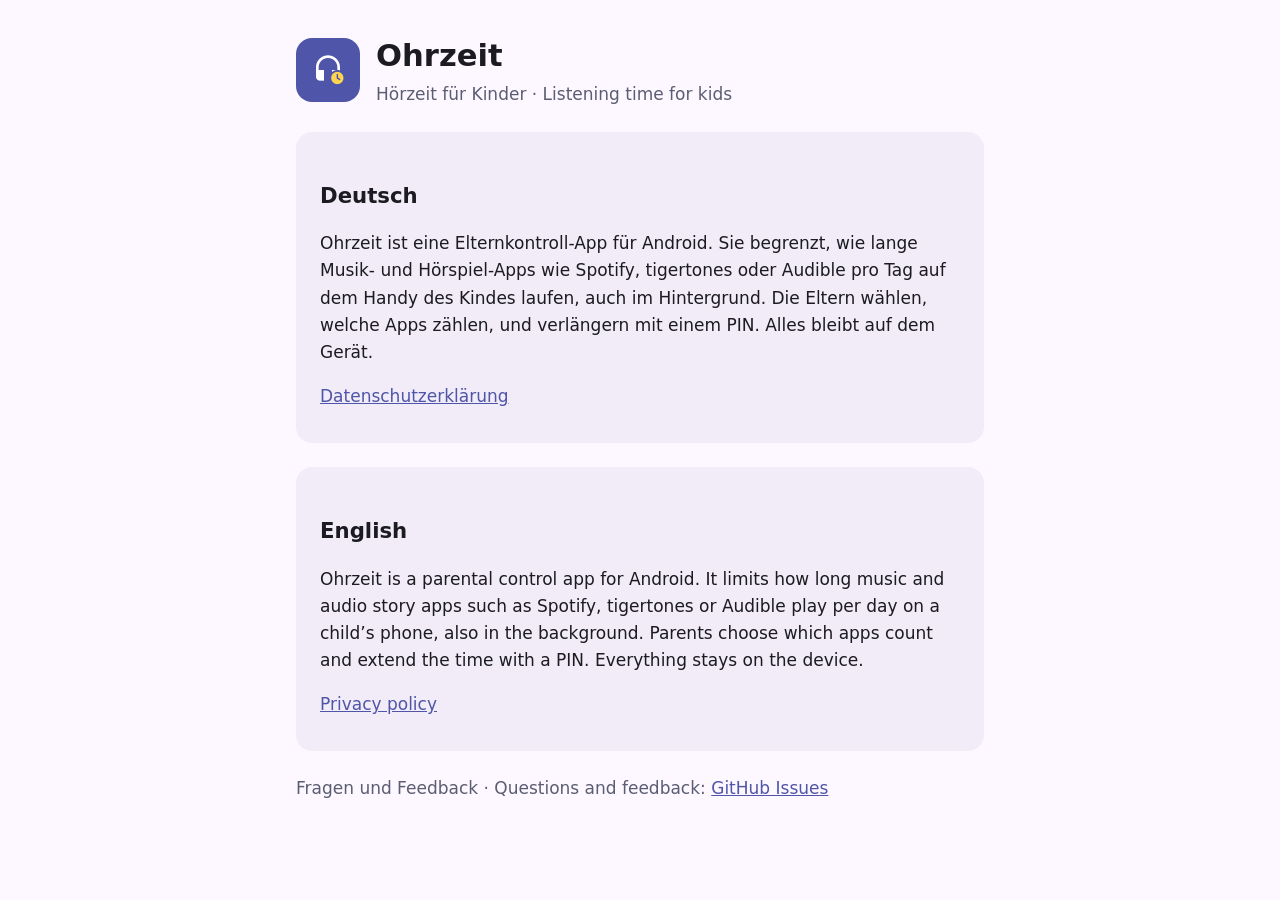
<file: index.html>
<!doctype html>
<html lang="de">
<head>
<meta charset="utf-8">
<meta name="viewport" content="width=device-width, initial-scale=1">
<title>Ohrzeit</title>
<link rel="stylesheet" href="style.css">
<link rel="icon" href="icon.png">
</head>
<body>
<main>
  <header><img src="icon.png" alt=""><div><h1>Ohrzeit</h1><div class="muted">Hörzeit für Kinder · Listening time for kids</div></div></header>

  <div class="lang" lang="de">
    <h2>Deutsch</h2>
    <p>Ohrzeit ist eine Elternkontroll-App für Android. Sie begrenzt, wie lange Musik- und Hörspiel-Apps wie Spotify,
    tigertones oder Audible pro Tag auf dem Handy des Kindes laufen, auch im Hintergrund. Die Eltern wählen, welche
    Apps zählen, und verlängern mit einem PIN. Alles bleibt auf dem Gerät.</p>
    <p><a href="privacy.html#de">Datenschutzerklärung</a></p>
  </div>

  <div class="lang" lang="en">
    <h2>English</h2>
    <p>Ohrzeit is a parental control app for Android. It limits how long music and audio story apps such as Spotify,
    tigertones or Audible play per day on a child’s phone, also in the background. Parents choose which apps count
    and extend the time with a PIN. Everything stays on the device.</p>
    <p><a href="privacy.html#en">Privacy policy</a></p>
  </div>

  <p class="muted">Fragen und Feedback · Questions and feedback: <a href="https://github.com/andiexer/ohrzeit/issues">GitHub Issues</a></p>
</main>
</body>
</html>
</file>
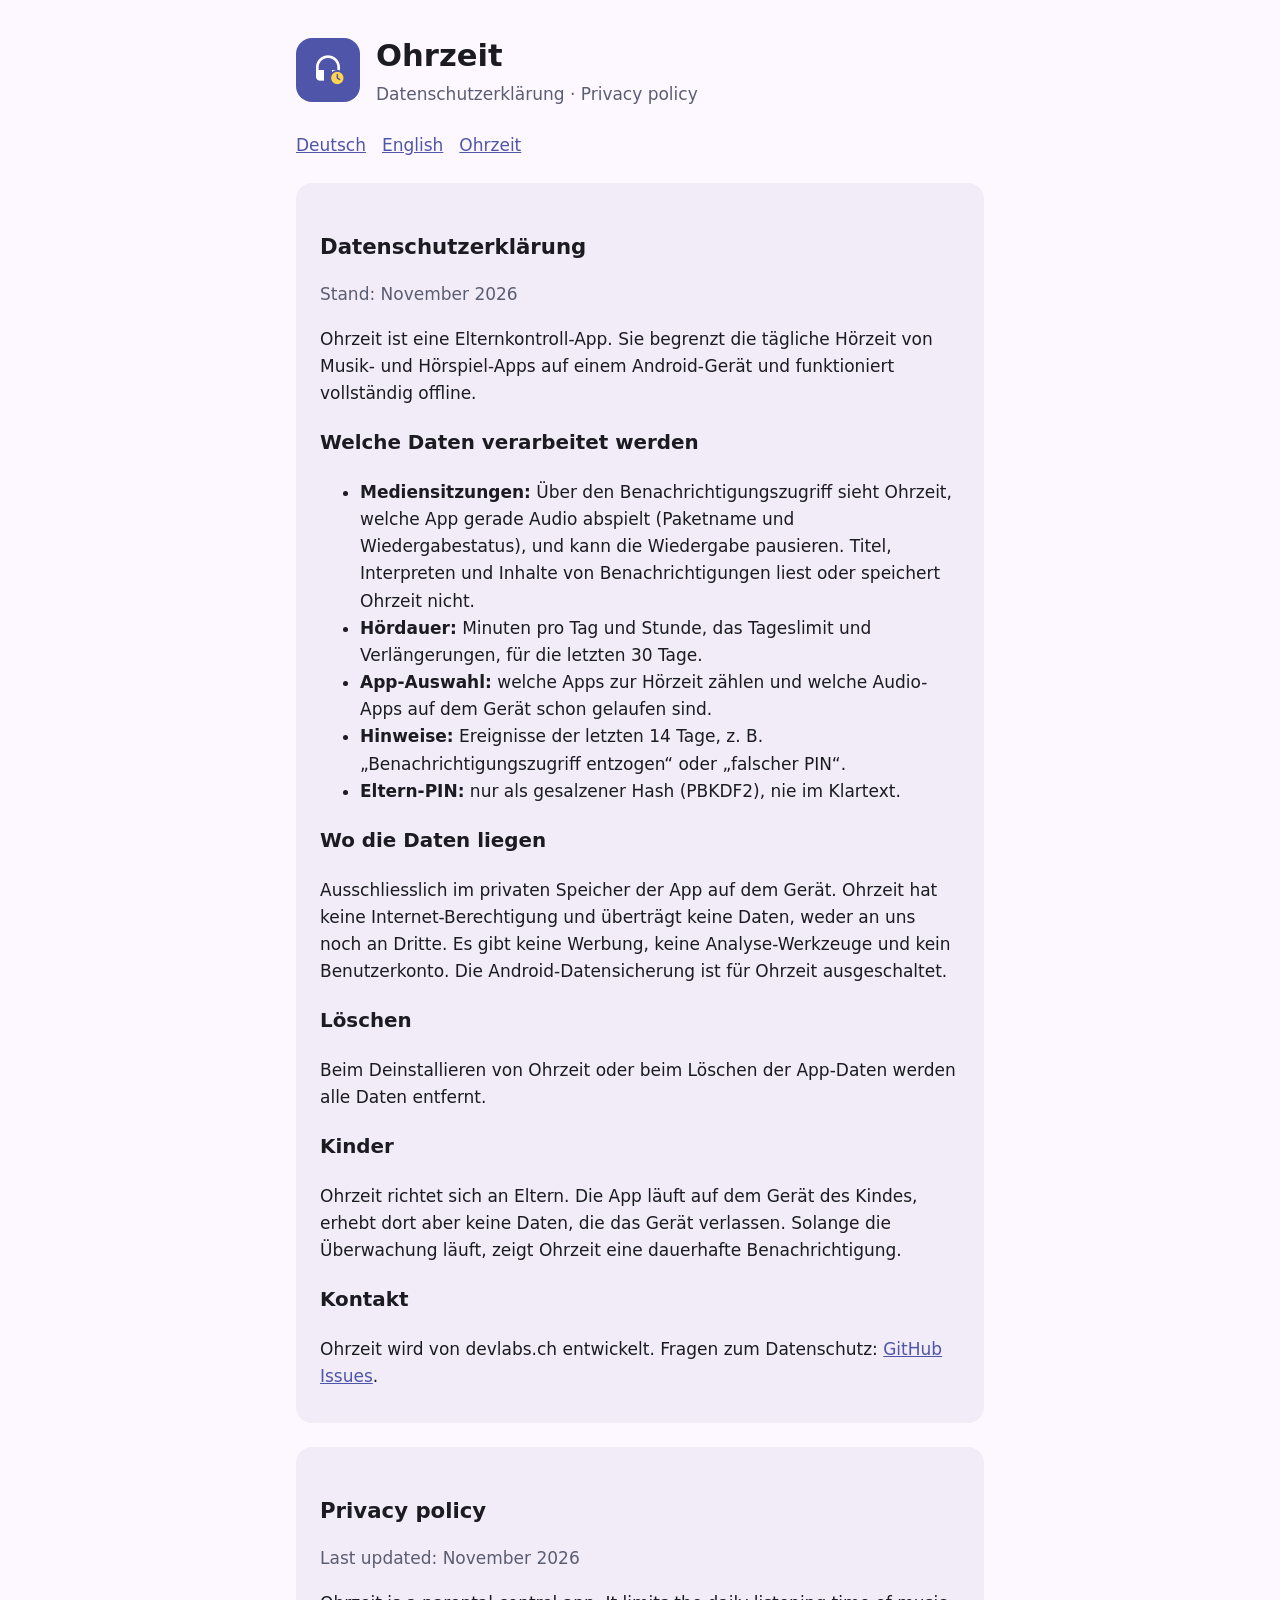
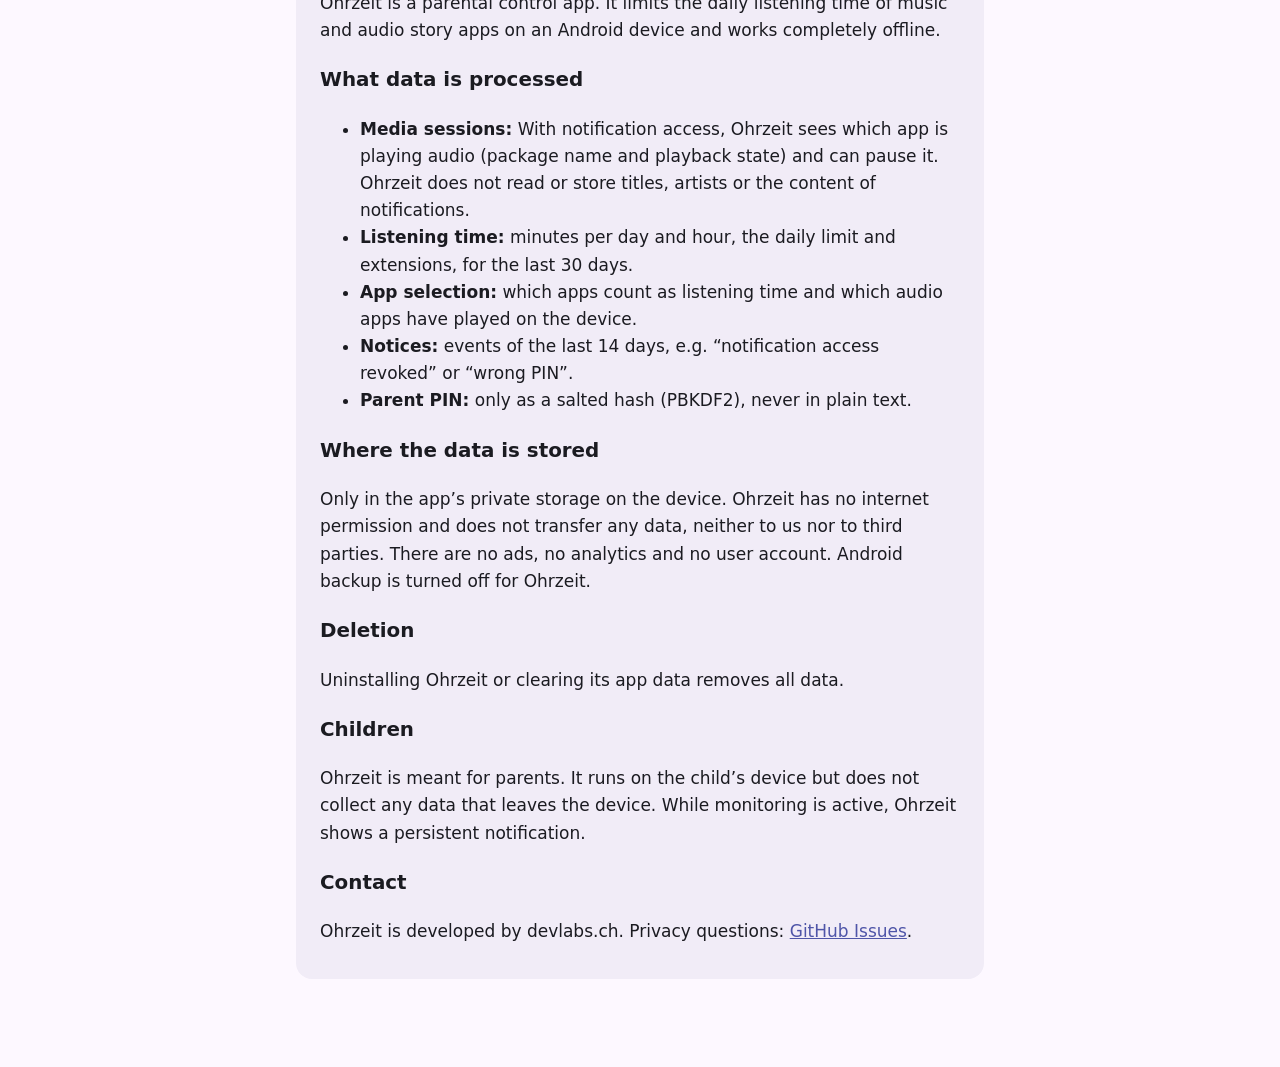
<file: privacy.html>
<!doctype html>
<html lang="de">
<head>
<meta charset="utf-8">
<meta name="viewport" content="width=device-width, initial-scale=1">
<title>Ohrzeit – Datenschutz / Privacy</title>
<link rel="stylesheet" href="style.css">
<link rel="icon" href="icon.png">
</head>
<body>
<main>
  <header><img src="icon.png" alt=""><div><h1>Ohrzeit</h1><div class="muted">Datenschutzerklärung · Privacy policy</div></div></header>
  <nav><a href="#de">Deutsch</a><a href="#en">English</a><a href="index.html">Ohrzeit</a></nav>

  <section id="de" lang="de" class="lang">
    <h2>Datenschutzerklärung</h2>
    <p class="muted">Stand: November 2026</p>
    <p>Ohrzeit ist eine Elternkontroll-App. Sie begrenzt die tägliche Hörzeit von Musik- und Hörspiel-Apps auf einem
    Android-Gerät und funktioniert vollständig offline.</p>
    <h3>Welche Daten verarbeitet werden</h3>
    <ul>
      <li><b>Mediensitzungen:</b> Über den Benachrichtigungszugriff sieht Ohrzeit, welche App gerade Audio abspielt
        (Paketname und Wiedergabestatus), und kann die Wiedergabe pausieren. Titel, Interpreten und Inhalte von
        Benachrichtigungen liest oder speichert Ohrzeit nicht.</li>
      <li><b>Hördauer:</b> Minuten pro Tag und Stunde, das Tageslimit und Verlängerungen, für die letzten 30 Tage.</li>
      <li><b>App-Auswahl:</b> welche Apps zur Hörzeit zählen und welche Audio-Apps auf dem Gerät schon gelaufen sind.</li>
      <li><b>Hinweise:</b> Ereignisse der letzten 14 Tage, z. B. „Benachrichtigungszugriff entzogen“ oder „falscher PIN“.</li>
      <li><b>Eltern-PIN:</b> nur als gesalzener Hash (PBKDF2), nie im Klartext.</li>
    </ul>
    <h3>Wo die Daten liegen</h3>
    <p>Ausschliesslich im privaten Speicher der App auf dem Gerät. Ohrzeit hat keine Internet-Berechtigung und überträgt
    keine Daten, weder an uns noch an Dritte. Es gibt keine Werbung, keine Analyse-Werkzeuge und kein Benutzerkonto.
    Die Android-Datensicherung ist für Ohrzeit ausgeschaltet.</p>
    <h3>Löschen</h3>
    <p>Beim Deinstallieren von Ohrzeit oder beim Löschen der App-Daten werden alle Daten entfernt.</p>
    <h3>Kinder</h3>
    <p>Ohrzeit richtet sich an Eltern. Die App läuft auf dem Gerät des Kindes, erhebt dort aber keine Daten, die das
    Gerät verlassen. Solange die Überwachung läuft, zeigt Ohrzeit eine dauerhafte Benachrichtigung.</p>
    <h3>Kontakt</h3>
    <p>Ohrzeit wird von devlabs.ch entwickelt. Fragen zum Datenschutz:
    <a href="https://github.com/andiexer/ohrzeit/issues">GitHub Issues</a>.</p>
  </section>

  <section id="en" lang="en" class="lang">
    <h2>Privacy policy</h2>
    <p class="muted">Last updated: November 2026</p>
    <p>Ohrzeit is a parental control app. It limits the daily listening time of music and audio story apps on an
    Android device and works completely offline.</p>
    <h3>What data is processed</h3>
    <ul>
      <li><b>Media sessions:</b> With notification access, Ohrzeit sees which app is playing audio (package name and
        playback state) and can pause it. Ohrzeit does not read or store titles, artists or the content of notifications.</li>
      <li><b>Listening time:</b> minutes per day and hour, the daily limit and extensions, for the last 30 days.</li>
      <li><b>App selection:</b> which apps count as listening time and which audio apps have played on the device.</li>
      <li><b>Notices:</b> events of the last 14 days, e.g. “notification access revoked” or “wrong PIN”.</li>
      <li><b>Parent PIN:</b> only as a salted hash (PBKDF2), never in plain text.</li>
    </ul>
    <h3>Where the data is stored</h3>
    <p>Only in the app’s private storage on the device. Ohrzeit has no internet permission and does not transfer any
    data, neither to us nor to third parties. There are no ads, no analytics and no user account. Android backup is
    turned off for Ohrzeit.</p>
    <h3>Deletion</h3>
    <p>Uninstalling Ohrzeit or clearing its app data removes all data.</p>
    <h3>Children</h3>
    <p>Ohrzeit is meant for parents. It runs on the child’s device but does not collect any data that leaves the
    device. While monitoring is active, Ohrzeit shows a persistent notification.</p>
    <h3>Contact</h3>
    <p>Ohrzeit is developed by devlabs.ch. Privacy questions:
    <a href="https://github.com/andiexer/ohrzeit/issues">GitHub Issues</a>.</p>
  </section>
</main>
</body>
</html>
</file>
<file: style.css>
:root { --bg: #fdf8ff; --fg: #1b1b21; --muted: #5b5d72; --accent: #4f55a8; --card: #f1ecf7; }
@media (prefers-color-scheme: dark) { :root { --bg: #131318; --fg: #e4e1e9; --muted: #c4c5dd; --accent: #bdc2ff; --card: #1f1f25; } }
* { box-sizing: border-box; }
body { margin: 0; background: var(--bg); color: var(--fg); font: 17px/1.6 system-ui, -apple-system, "Segoe UI", Roboto, sans-serif; }
main { max-width: 720px; margin: 0 auto; padding: 32px 16px 64px; }
header { display: flex; align-items: center; gap: 16px; margin-bottom: 24px; }
header img { width: 64px; height: 64px; border-radius: 16px; }
h1 { margin: 0; font-size: 1.8em; }
h2 { margin-top: 2em; font-size: 1.25em; }
a { color: var(--accent); }
.muted { color: var(--muted); }
.lang { background: var(--card); border-radius: 16px; padding: 4px 24px 16px; margin: 24px 0; }
nav a { margin-right: 16px; }
</file>
